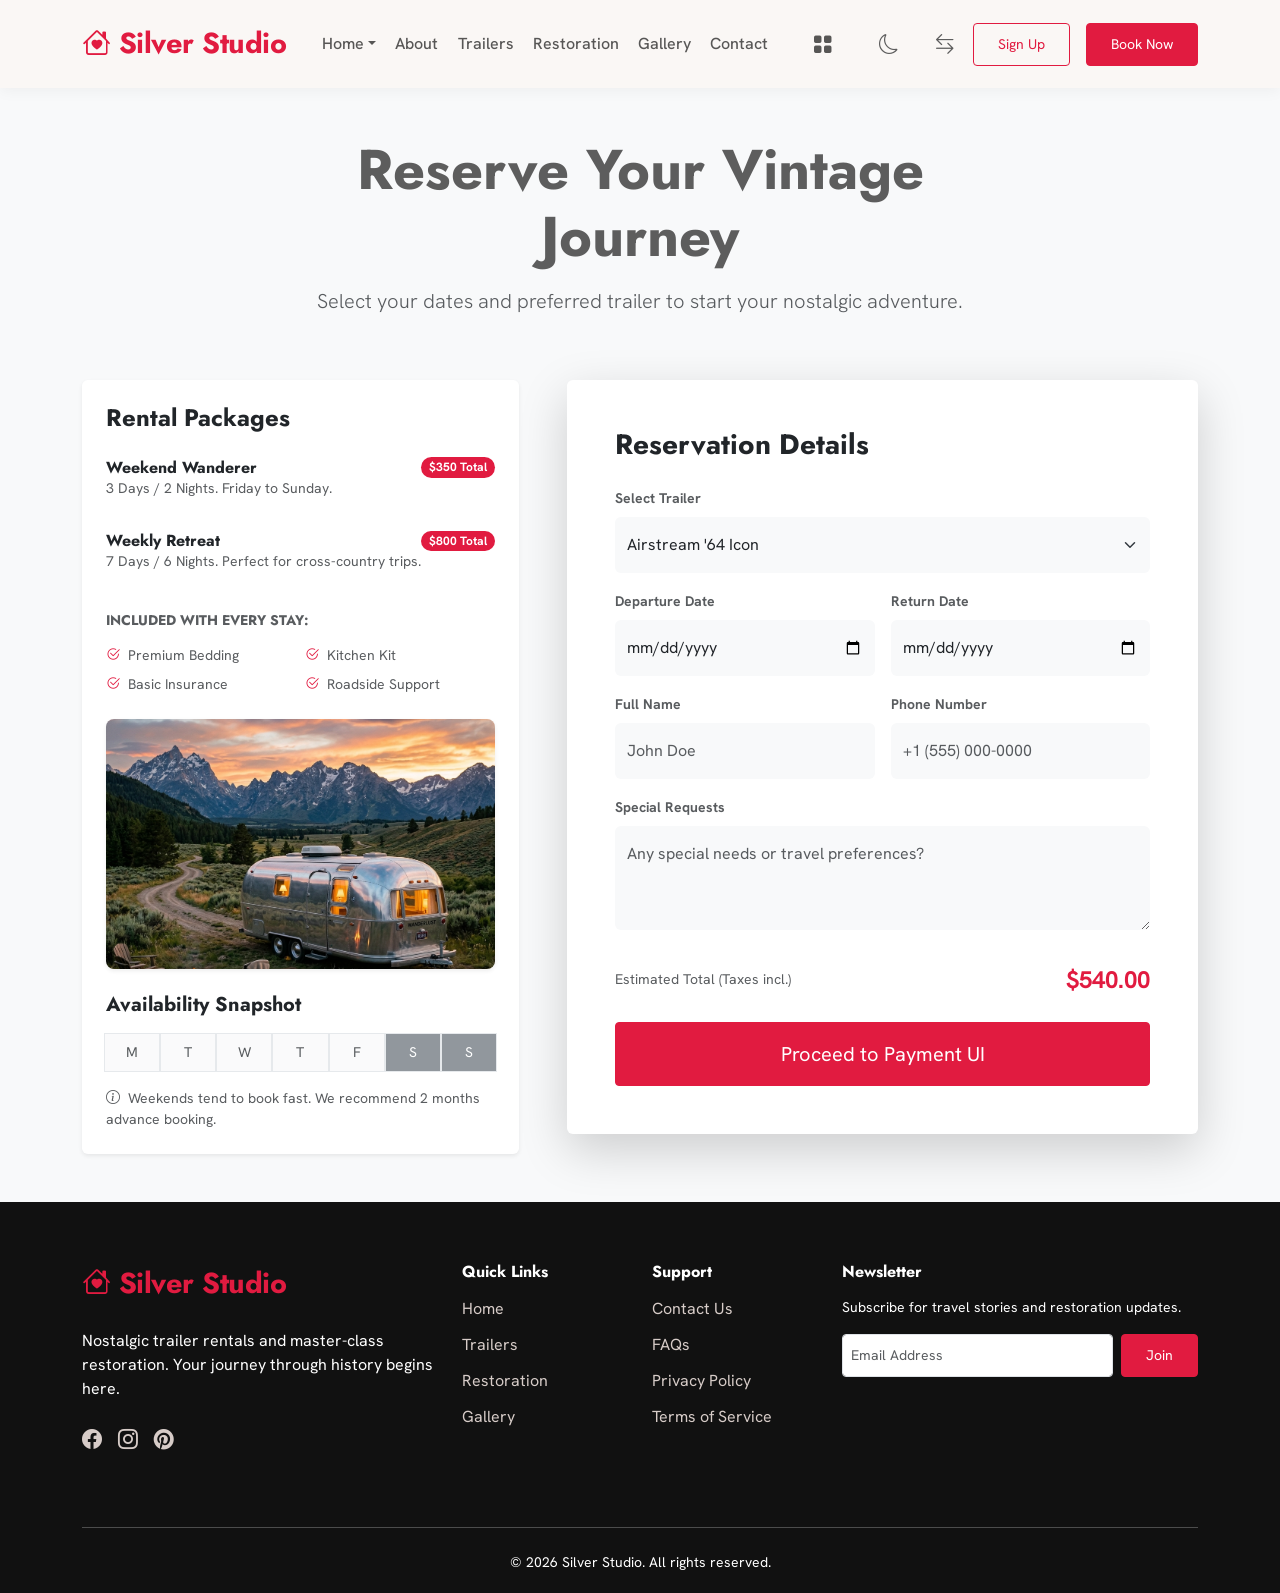
<file: booking.html>
<!DOCTYPE html>
<html lang="en">

<head>
    <meta charset="UTF-8">
    <meta name="viewport" content="width=device-width, initial-scale=1.0">
    <title>Book Your Stay | Silver Studio</title>
    <meta name="description"
        content="Reserve your vintage trailer experience. Choose from our rental packages and check availability.">
    <!-- Google Fonts -->
    <link rel="preconnect" href="https://fonts.googleapis.com">
    <link rel="preconnect" href="https://fonts.gstatic.com" crossorigin>
    <link
        href="https://fonts.googleapis.com/css2?family=Inter:wght@400;500;600&family=Playfair+Display:ital,wght@0,400;0,700;1,400&display=swap"
        rel="stylesheet">
    <!-- Bootstrap CSS -->
    <link href="https://cdn.jsdelivr.net/npm/bootstrap@5.3.0/dist/css/bootstrap.min.css" rel="stylesheet">
    <!-- Bootstrap Icons -->
    <link rel="stylesheet" href="https://cdn.jsdelivr.net/npm/bootstrap-icons@1.11.1/font/bootstrap-icons.css">
    <!-- Custom CSS -->
    <link rel="stylesheet" href="css/styles.css">
    <link rel="icon" type="image/png" href="assets/favicon.png">
    <script>
        (function () {
            const savedTheme = localStorage.getItem('theme');
            if (savedTheme === 'dark') {
                document.documentElement.setAttribute('data-theme', 'dark');
                document.body?.setAttribute('data-theme', 'dark');
            }
        })();
    </script>
</head>

<body>

    <!-- Header & Navigation -->
    <header class="navbar navbar-expand-lg sticky-top">
        <div class="container">
            <a class="navbar-brand playfair logo-text text-primary" href="index.html">
                <i class="bi bi-house-heart me-2"></i>Silver Studio
            </a>

            <button class="navbar-toggler" type="button" data-bs-toggle="collapse" data-bs-target="#navbarNav">
                <span class="navbar-toggler-icon"></span>
            </button>

            <div class="collapse navbar-collapse" id="navbarNav">
                <ul class="navbar-nav ms-auto align-items-center">
                    <!-- Home Navigation -->
                    <li class="nav-item dropdown d-none d-xl-block">
                        <a class="nav-link dropdown-toggle " href="#" id="homeDropdown" role="button"
                            data-bs-toggle="dropdown" aria-expanded="false">Home</a>
                        <ul class="dropdown-menu shadow border-0 mt-2" aria-labelledby="homeDropdown">
                            <li><a class="dropdown-item py-2 " href="index.html">Home 1</a></li>
                            <li><a class="dropdown-item py-2 " href="home-premium.html">Home 2</a></li>
                        </ul>
                    </li>
                    <li class="nav-item d-xl-none">
                        <a class="nav-link " href="index.html">Home 1</a>
                    </li>
                    <li class="nav-item d-xl-none">
                        <a class="nav-link " href="home-premium.html">Home 2</a>
                    </li>
                    <li class="nav-item">
                        <a class="nav-link" href="about.html">About</a>
                    </li>
                    <li class="nav-item">
                        <a class="nav-link" href="trailers.html">Trailers</a>
                    </li>
                    <li class="nav-item">
                        <a class="nav-link" href="restoration.html">Restoration</a>
                    </li>
                    <li class="nav-item">
                        <a class="nav-link" href="gallery.html">Gallery</a>
                    </li>
                    <li class="nav-item">
                        <a class="nav-link" href="contact.html">Contact</a>
                    </li>
                    <!-- Navigation Icons -->
                    <li class="nav-item ms-lg-3 d-flex align-items-center gap-3">
                        <div class="dropdown d-none d-xl-block">
                            <a class="nav-link dropdown-toggle no-caret p-0" href="#" id="dashboardDropdown"
                                role="button" data-bs-toggle="dropdown" aria-expanded="false" title="Portals">
                                <i class="bi bi-grid-fill fs-5"></i>
                            </a>
                            <ul class="dropdown-menu dropdown-menu-end shadow border-0 mt-2"
                                aria-labelledby="dashboardDropdown">
                                <li>
                                    <h6 class="dropdown-header small text-muted text-uppercase tracking-wider">Access
                                        Portals</h6>
                                </li>
                                <li><a class="dropdown-item py-2" href="dashboard.html"><i
                                            class="bi bi-person-badge me-2"></i>Customer Portal</a></li>
                                <li><a class="dropdown-item py-2" href="admin.html"><i
                                            class="bi bi-shield-lock me-2"></i>Admin Console</a></li>
                            </ul>
                        </div>
                        <button id="theme-toggle" class="theme-toggle" title="Toggle Theme">
                            <i class="bi bi-moon"></i>
                        </button>
                        <button id="rtl-toggle" class="rtl-toggle" title="Toggle RTL">
                            <i class="bi bi-arrow-left-right"></i>
                        </button>
                    </li>

                    <!-- Mobile Dashboard Links (Visible only in collapsed menu) -->
                    <li class="nav-item d-xl-none">
                        <a class="nav-link" href="dashboard.html">Customer Portal</a>
                    </li>
                    <li class="nav-item d-xl-none">
                        <a class="nav-link" href="admin.html">Admin Console</a>
                    </li>
                    <li class="nav-item ms-2 d-flex align-items-center gap-3">
                        <a href="signup.html" class="btn btn-outline-primary btn-sm text-nowrap">Sign Up</a>
                        <a href="booking.html" class="btn btn-primary btn-sm text-nowrap">Book Now</a>
                    </li>
                </ul>
            </div>
        </div>
    </header>

    <section class="py-5 bg-light">
        <div class="container">
            <div class="row mb-5 text-center">
                <div class="col-lg-8 mx-auto">
                    <h1 class="playfair display-4 mb-3">Reserve Your Vintage Journey</h1>
                    <p class="lead text-muted">Select your dates and preferred trailer to start your nostalgic
                        adventure.</p>
                </div>
            </div>

            <div class="row g-5">
                <!-- Booking Steps & Calendar -->
                <div class="col-lg-5">
                    <div class="card border-0 shadow-sm p-4 h-100">
                        <h4 class="playfair mb-3">Rental Packages</h4>
                        <div class="list-group list-group-flush mb-3">
                            <div class="list-group-item bg-transparent px-0 border-0 mb-3">
                                <div class="d-flex justify-content-between align-items-center">
                                    <h6 class="mb-0">Weekend Wanderer</h6>
                                    <span class="badge bg-primary rounded-pill">$350 Total</span>
                                </div>
                                <p class="small text-muted mb-0">3 Days / 2 Nights. Friday to Sunday.</p>
                            </div>
                            <div class="list-group-item bg-transparent px-0 border-0 mb-3">
                                <div class="d-flex justify-content-between align-items-center">
                                    <h6 class="mb-0">Weekly Retreat</h6>
                                    <span class="badge bg-primary rounded-pill">$800 Total</span>
                                </div>
                                <p class="small text-muted mb-0">7 Days / 6 Nights. Perfect for cross-country trips.</p>
                            </div>

                        </div>

                        <!-- New Content to fill space -->
                        <div class="mb-4">
                            <h6 class="text-uppercase small fw-bold text-muted tracking-wider mb-3">Included with every
                                stay:</h6>
                            <div class="row g-2">
                                <div class="col-6">
                                    <div class="d-flex align-items-center gap-2 small text-muted">
                                        <i class="bi bi-check2-circle text-primary"></i> Premium Bedding
                                    </div>
                                </div>
                                <div class="col-6">
                                    <div class="d-flex align-items-center gap-2 small text-muted">
                                        <i class="bi bi-check2-circle text-primary"></i> Kitchen Kit
                                    </div>
                                </div>
                                <div class="col-6">
                                    <div class="d-flex align-items-center gap-2 small text-muted">
                                        <i class="bi bi-check2-circle text-primary"></i> Basic Insurance
                                    </div>
                                </div>
                                <div class="col-6">
                                    <div class="d-flex align-items-center gap-2 small text-muted">
                                        <i class="bi bi-check2-circle text-primary"></i> Roadside Support
                                    </div>
                                </div>
                            </div>
                        </div>

                        <!-- Full Width Image (Small Height) -->
                        <div class="mb-4">
                            <img src="assets/package-2.png" alt="Scenic Trailer Exterior"
                                class="img-fluid w-100 rounded-3 shadow-sm" style="height: 250px; object-fit: cover;">
                        </div>

                        <!-- Availability Mockup -->
                        <h5 class="playfair mt-auto mb-3">Availability Snapshot</h5>
                        <div class="row row-cols-7 g-1 text-center small opacity-75">
                            <div class="col border p-2 bg-light">M</div>
                            <div class="col border p-2 bg-light">T</div>
                            <div class="col border p-2 bg-light">W</div>
                            <div class="col border p-2 bg-light">T</div>
                            <div class="col border p-2 bg-light">F</div>
                            <div class="col border p-2 bg-secondary text-white">S</div>
                            <div class="col border p-2 bg-secondary text-white">S</div>
                        </div>
                        <p class="small text-muted mt-3 mb-0"><i class="bi bi-info-circle me-1"></i> Weekends tend to
                            book fast. We recommend 2 months advance booking.</p>
                    </div>
                </div>

                <!-- Booking Form -->
                <div class="col-lg-7">
                    <div class="card border-0 shadow-lg p-4 p-md-5">
                        <h3 class="playfair mb-4">Reservation Details</h3>
                        <form id="bookingForm">
                            <div class="row g-3">
                                <div class="col-md-12">
                                    <label class="form-label small fw-bold text-muted">Select Trailer</label>
                                    <select class="form-select bg-light border-0 py-3">
                                        <option>Airstream '64 Icon</option>
                                        <option>Spartan Manor '52</option>
                                        <option>The Forest Haven</option>
                                        <option>Shasta Airflyte</option>
                                    </select>
                                </div>
                                <div class="col-md-6">
                                    <label class="form-label small fw-bold text-muted">Departure Date</label>
                                    <input type="date" class="form-control bg-light border-0 py-3" required>
                                </div>
                                <div class="col-md-6">
                                    <label class="form-label small fw-bold text-muted">Return Date</label>
                                    <input type="date" class="form-control bg-light border-0 py-3" required>
                                </div>
                                <div class="col-md-6">
                                    <label class="form-label small fw-bold text-muted">Full Name</label>
                                    <input type="text" class="form-control bg-light border-0 py-3"
                                        placeholder="John Doe" required>
                                </div>
                                <div class="col-md-6">
                                    <label class="form-label small fw-bold text-muted">Phone Number</label>
                                    <input type="tel" class="form-control bg-light border-0 py-3"
                                        placeholder="+1 (555) 000-0000" required>
                                </div>
                                <div class="col-md-12 mb-3">
                                    <label class="form-label small fw-bold text-muted">Special Requests</label>
                                    <textarea class="form-control bg-light border-0 py-3" rows="3"
                                        placeholder="Any special needs or travel preferences?"></textarea>
                                </div>
                                <div class="col-md-12">
                                    <div class="d-flex justify-content-between align-items-center mb-4">
                                        <span class="small text-muted">Estimated Total (Taxes incl.)</span>
                                        <span class="fs-4 fw-bold text-primary">$540.00</span>
                                    </div>
                                    <button type="submit" class="btn btn-primary btn-lg w-100 py-3">Proceed to Payment
                                        UI</button>
                                </div>
                            </div>
                        </form>
                    </div>
                </div>
            </div>
        </div>
    </section>

    <!-- Footer -->
    <footer class="footer">
        <div class="container">
            <div class="row">
                <div class="col-lg-4 mb-4">
                    <a href="index.html" class="text-decoration-none">
                        <div class="playfair logo-text mb-4" style="color: var(--primary) !important;"><i
                                class="bi bi-house-heart me-2"></i>Silver Studio</div>
                    </a>
                    <p class="text-accent mb-4">Nostalgic trailer rentals and master-class restoration. Your journey
                        through history begins here.</p>
                    <div class="d-flex gap-3">
                        <a href="#"><i class="bi bi-facebook fs-5"></i></a>
                        <a href="#"><i class="bi bi-instagram fs-5"></i></a>
                        <a href="#"><i class="bi bi-pinterest fs-5"></i></a>
                    </div>
                </div>
                <div class="col-lg-2 col-md-4 mb-4">
                    <h6 class="text-white mb-3">Quick Links</h6>
                    <ul class="list-unstyled">
                        <li><a href="index.html">Home</a></li>
                        <li><a href="trailers.html">Trailers</a></li>
                        <li><a href="restoration.html">Restoration</a></li>
                        <li><a href="gallery.html">Gallery</a></li>
                    </ul>
                </div>
                <div class="col-lg-2 col-md-4 mb-4">
                    <h6 class="text-white mb-3">Support</h6>
                    <ul class="list-unstyled">
                        <li><a href="contact.html">Contact Us</a></li>
                        <li><a href="faq.html">FAQs</a></li>
                        <li><a href="#">Privacy Policy</a></li>
                        <li><a href="#">Terms of Service</a></li>
                    </ul>
                </div>
                <div class="col-lg-4 col-md-4">
                    <h6 class="text-white mb-3">Newsletter</h6>
                    <p class="small text-accent mb-3">Subscribe for travel stories and restoration updates.</p>
                    <form class="d-flex">
                        <input type="email" class="form-control form-control-sm me-2" placeholder="Email Address">
                        <button type="submit" class="btn btn-primary btn-sm">Join</button>
                    </form>
                </div>
            </div>
            <hr class="mt-5 bg-white">
            <div class="text-center small text-accent mt-4">
                &copy; 2026 Silver Studio. All rights reserved.
            </div>
        </div>
        <button id="scrollToTop" class="btn btn-primary rounded-circle position-fixed shadow-lg"
            style="bottom: 30px; right: 30px; display: none; z-index: 1050; width: 45px; height: 45px; align-items: center; justify-content: center; border:none; outline:none;"
            onclick="window.scrollTo({top: 0, behavior: 'smooth'});">
            <i class="bi bi-arrow-up"></i>
        </button>
    </footer>

    <script src="https://cdn.jsdelivr.net/npm/bootstrap@5.3.0/dist/js/bootstrap.bundle.min.js"></script>
    <!-- Custom JS -->
    <script src="js/main.js"></script>
</body>

</html>
</file>
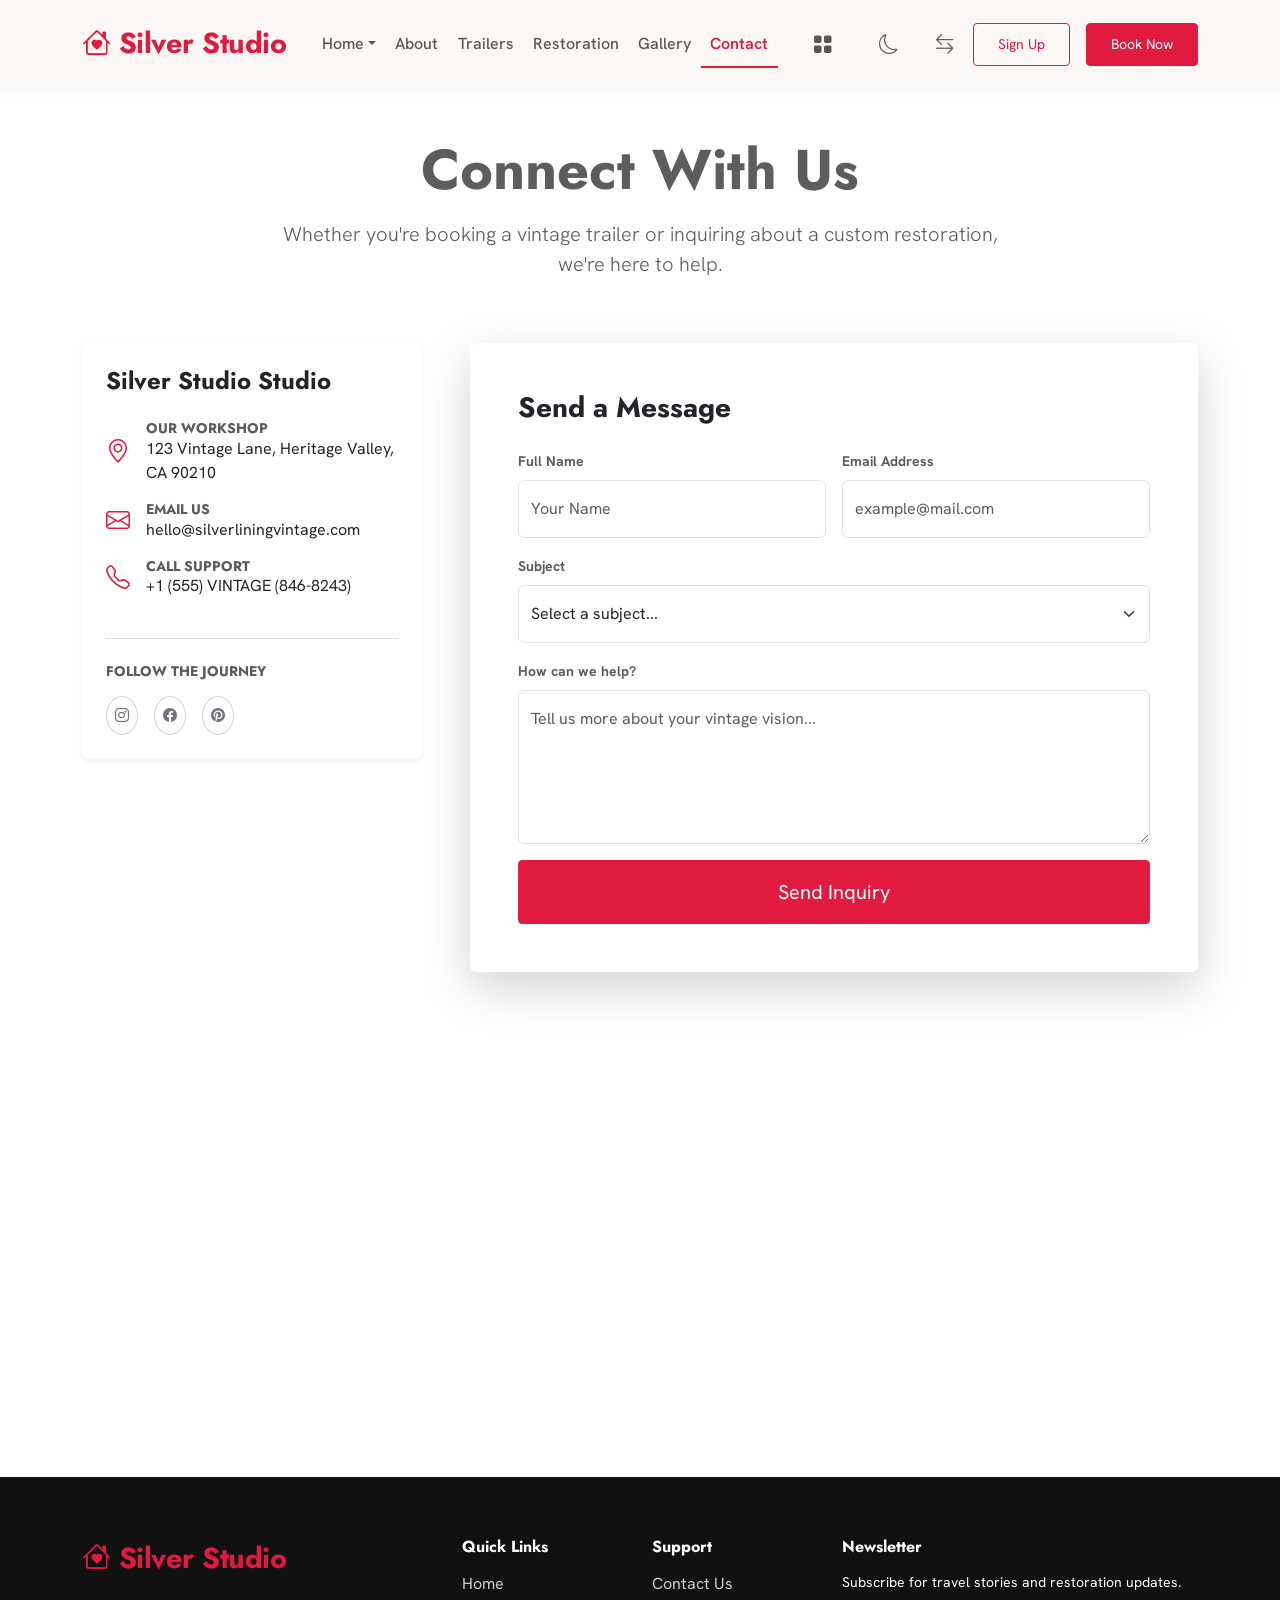
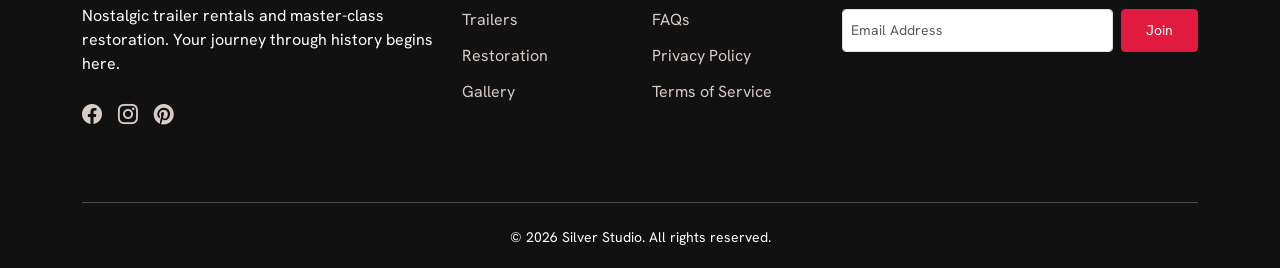
<file: contact.html>
<!DOCTYPE html>
<html lang="en">

<head>
    <meta charset="UTF-8">
    <meta name="viewport" content="width=device-width, initial-scale=1.0">
    <title>Contact Us | Silver Studio</title>
    <meta name="description"
        content="Connect with Silver Studio for trailer rentals, restoration quotes, and general inquiries.">
    <!-- Google Fonts -->
    <link rel="preconnect" href="https://fonts.googleapis.com">
    <link rel="preconnect" href="https://fonts.gstatic.com" crossorigin>
    <link
        href="https://fonts.googleapis.com/css2?family=Inter:wght@400;500;600&family=Playfair+Display:ital,wght@0,400;0,700;1,400&display=swap"
        rel="stylesheet">
    <!-- Bootstrap CSS -->
    <link href="https://cdn.jsdelivr.net/npm/bootstrap@5.3.0/dist/css/bootstrap.min.css" rel="stylesheet">
    <!-- Bootstrap Icons -->
    <link rel="stylesheet" href="https://cdn.jsdelivr.net/npm/bootstrap-icons@1.11.1/font/bootstrap-icons.css">
    <!-- Custom CSS -->
    <link rel="stylesheet" href="css/styles.css">
    <link rel="icon" type="image/png" href="assets/favicon.png">
    <script>
        (function () {
            const savedTheme = localStorage.getItem('theme');
            if (savedTheme === 'dark') {
                document.documentElement.setAttribute('data-theme', 'dark');
                document.body?.setAttribute('data-theme', 'dark');
            }
        })();
    </script>
</head>

<body>

    <!-- Header & Navigation -->
    <header class="navbar navbar-expand-lg sticky-top">
        <div class="container">
            <a class="navbar-brand playfair logo-text text-primary" href="index.html">
                <i class="bi bi-house-heart me-2"></i>Silver Studio
            </a>

            <button class="navbar-toggler" type="button" data-bs-toggle="collapse" data-bs-target="#navbarNav">
                <span class="navbar-toggler-icon"></span>
            </button>

            <div class="collapse navbar-collapse" id="navbarNav">
                <ul class="navbar-nav ms-auto align-items-center">
                                        <!-- Home Navigation -->
                    <li class="nav-item dropdown d-none d-xl-block">
                        <a class="nav-link dropdown-toggle " href="#" id="homeDropdown" role="button"
                            data-bs-toggle="dropdown" aria-expanded="false">Home</a>
                        <ul class="dropdown-menu shadow border-0 mt-2" aria-labelledby="homeDropdown">
                            <li><a class="dropdown-item py-2 " href="index.html">Home 1</a></li>
                            <li><a class="dropdown-item py-2 " href="home-premium.html">Home 2</a></li>
                        </ul>
                    </li>
                    <li class="nav-item d-xl-none">
                        <a class="nav-link " href="index.html">Home 1</a>
                    </li>
                    <li class="nav-item d-xl-none">
                        <a class="nav-link " href="home-premium.html">Home 2</a>
                    </li>
                    <li class="nav-item">
                        <a class="nav-link" href="about.html">About</a>
                    </li>
                    <li class="nav-item">
                        <a class="nav-link" href="trailers.html">Trailers</a>
                    </li>
                    <li class="nav-item">
                        <a class="nav-link" href="restoration.html">Restoration</a>
                    </li>
                    <li class="nav-item">
                        <a class="nav-link" href="gallery.html">Gallery</a>
                    </li>
                    <li class="nav-item">
                        <a class="nav-link active" href="contact.html">Contact</a>
                    </li>
                    <!-- Navigation Icons -->
                    <li class="nav-item ms-lg-3 d-flex align-items-center gap-3">
                        <div class="dropdown d-none d-xl-block">
                            <a class="nav-link dropdown-toggle no-caret p-0" href="#" id="dashboardDropdown" role="button"
                                data-bs-toggle="dropdown" aria-expanded="false" title="Portals">
                                <i class="bi bi-grid-fill fs-5"></i>
                            </a>
                            <ul class="dropdown-menu dropdown-menu-end shadow border-0 mt-2"
                                aria-labelledby="dashboardDropdown">
                                <li>
                                    <h6 class="dropdown-header small text-muted text-uppercase tracking-wider">Access Portals</h6>
                                </li>
                                <li><a class="dropdown-item py-2" href="dashboard.html"><i class="bi bi-person-badge me-2"></i>Customer Portal</a></li>
                                <li><a class="dropdown-item py-2" href="admin.html"><i class="bi bi-shield-lock me-2"></i>Admin Console</a></li>
                            </ul>
                        </div>
                        <button id="theme-toggle" class="theme-toggle" title="Toggle Theme">
                            <i class="bi bi-moon"></i>
                        </button>
                        <button id="rtl-toggle" class="rtl-toggle" title="Toggle RTL">
                            <i class="bi bi-arrow-left-right"></i>
                        </button>
                    </li>

                    <!-- Mobile Dashboard Links (Visible only in collapsed menu) -->
                    <li class="nav-item d-xl-none">
                        <a class="nav-link" href="dashboard.html">Customer Portal</a>
                    </li>
                    <li class="nav-item d-xl-none">
                        <a class="nav-link" href="admin.html">Admin Console</a>
                    </li>
                    <li class="nav-item ms-2 d-flex align-items-center gap-3">
                        <a href="signup.html" class="btn btn-outline-primary btn-sm text-nowrap">Sign Up</a>
                        <a href="booking.html" class="btn btn-primary btn-sm text-nowrap">Book Now</a>
                    </li>
                </ul>
            </div>
        </div>
    </header>

    <!-- Contact Hero -->
    <section class="bg-light-custom py-5">
        <div class="container">
            <div class="row mb-5">
                <div class="col-lg-8 mx-auto text-center">
                    <h1 class="playfair display-4 mb-3">Connect With Us</h1>
                    <p class="lead text-muted">Whether you're booking a vintage trailer or inquiring about a custom
                        restoration, we're here to help.</p>
                </div>
            </div>

            <div class="row g-5">
                <!-- Contact Info -->
                <div class="col-lg-4">
                    <div class="card bg-light-custom border-0 shadow-sm p-4 mb-4">
                        <h4 class="playfair mb-4">Silver Studio Studio</h4>
                        <div class="mb-3 d-flex align-items-center">
                            <i class="bi bi-geo-alt fs-4 text-primary me-3"></i>
                            <div>
                                <h6 class="mb-0 small text-uppercase fw-bold text-muted">Our Workshop</h6>
                                <p class="mb-0">123 Vintage Lane, Heritage Valley, CA 90210</p>
                            </div>
                        </div>
                        <div class="mb-3 d-flex align-items-center">
                            <i class="bi bi-envelope fs-4 text-primary me-3"></i>
                            <div>
                                <h6 class="mb-0 small text-uppercase fw-bold text-muted">Email Us</h6>
                                <p class="mb-0">hello@silverliningvintage.com</p>
                            </div>
                        </div>
                        <div class="mb-3 d-flex align-items-center">
                            <i class="bi bi-telephone fs-4 text-primary me-3"></i>
                            <div>
                                <h6 class="mb-0 small text-uppercase fw-bold text-muted">Call Support</h6>
                                <p class="mb-0">+1 (555) VINTAGE (846-8243)</p>
                            </div>
                        </div>
                        <div class="mt-4 border-top pt-4">
                            <h6 class="small text-uppercase fw-bold text-muted mb-3">Follow the Journey</h6>
                            <div class="d-flex gap-3">
                                <a href="#" class="btn btn-sm rounded-circle p-2 social-circle-btn"><i
                                        class="bi bi-instagram"></i></a>
                                <a href="#" class="btn btn-sm rounded-circle p-2 social-circle-btn"><i
                                        class="bi bi-facebook"></i></a>
                                <a href="#" class="btn btn-sm rounded-circle p-2 social-circle-btn"><i
                                        class="bi bi-pinterest"></i></a>
                            </div>
                        </div>
                    </div>
                </div>

                <!-- Contact Form -->
                <div class="col-lg-8">
                    <div class="card bg-light-custom border-0 shadow-lg p-4 p-md-5">
                        <h3 class="playfair mb-4">Send a Message</h3>
                        <form id="contactForm" class="needs-validation" novalidate>
                            <div class="row g-3">
                                <div class="col-md-6">
                                    <label class="form-label small fw-bold text-muted">Full Name</label>
                                    <input type="text" class="form-control bg-light-custom py-3" placeholder="Your Name"
                                        required>
                                    <div class="invalid-feedback">Please enter your full name.</div>
                                </div>
                                <div class="col-md-6">
                                    <label class="form-label small fw-bold text-muted">Email Address</label>
                                    <input type="email" class="form-control bg-light-custom py-3"
                                        placeholder="example@mail.com" required>
                                    <div class="invalid-feedback">Please enter a valid email address.</div>
                                </div>
                                <div class="col-md-12">
                                    <label class="form-label small fw-bold text-muted">Subject</label>
                                    <select class="form-select bg-light-custom py-3" required>
                                        <option value="">Select a subject...</option>
                                        <option value="rental">Trailer Rental Inquiry</option>
                                        <option value="restoration">Custom Restoration Quote</option>
                                        <option value="press">Press & Partnerships</option>
                                        <option value="support">General Support</option>
                                    </select>
                                    <div class="invalid-feedback">Please select a subject.</div>
                                </div>
                                <div class="col-md-12">
                                    <label class="form-label small fw-bold text-muted">How can we help?</label>
                                    <textarea class="form-control bg-light-custom py-3" rows="5"
                                        placeholder="Tell us more about your vintage vision..." required></textarea>
                                    <div class="invalid-feedback">Please provide specific details in your message.</div>
                                </div>
                                <div class="col-md-12">
                                    <button type="submit" class="btn btn-primary btn-lg w-100 py-3">Send
                                        Inquiry</button>
                                </div>
                            </div>
                        </form>
                    </div>
                </div>
            </div>
        </div>
    </section>

    <!-- Interactive Map -->
    <section class="py-0">
        <div class="container-fluid p-0">
            <iframe
                src="https://www.google.com/maps/embed?pb=!1m18!1m12!1m3!1d3305.733248043701!2d-118.24532!3d34.05223!2m3!1f0!2f0!3f0!3m2!1i1024!2i768!4f13.1!3m3!1m2!1s0x80c2c648fa1d4803%3A0xdec27bf11f9fd336!2sLos%20Angeles%2C%20CA!5e0!3m2!1sen!2sus!4v1700000000000!5m2!1sen!2sus"
                width="100%" height="450" style="border:0;" allowfullscreen="" loading="lazy"
                referrerpolicy="no-referrer-when-downgrade">
            </iframe>
        </div>
    </section>

    <!-- Footer -->
    <footer class="footer">
        <div class="container">
            <div class="row">
                <div class="col-lg-4 mb-4">
                    <a href="index.html" class="text-decoration-none">
                        <div class="playfair logo-text mb-4" style="color: var(--primary) !important;"><i
                                class="bi bi-house-heart me-2"></i>Silver Studio</div>
                    </a>
                    <p class="text-accent mb-4">Nostalgic trailer rentals and master-class restoration. Your journey
                        through history begins here.</p>
                    <div class="d-flex gap-3">
                        <a href="#"><i class="bi bi-facebook fs-5"></i></a>
                        <a href="#"><i class="bi bi-instagram fs-5"></i></a>
                        <a href="#"><i class="bi bi-pinterest fs-5"></i></a>
                    </div>
                </div>
                <div class="col-lg-2 col-md-4 mb-4">
                    <h6 class="text-white mb-3">Quick Links</h6>
                    <ul class="list-unstyled">
                        <li><a href="index.html">Home</a></li>
                        <li><a href="trailers.html">Trailers</a></li>
                        <li><a href="restoration.html">Restoration</a></li>
                        <li><a href="gallery.html">Gallery</a></li>
                    </ul>
                </div>
                <div class="col-lg-2 col-md-4 mb-4">
                    <h6 class="text-white mb-3">Support</h6>
                    <ul class="list-unstyled">
                        <li><a href="contact.html">Contact Us</a></li>
                        <li><a href="faq.html">FAQs</a></li>
                        <li><a href="#">Privacy Policy</a></li>
                        <li><a href="#">Terms of Service</a></li>
                    </ul>
                </div>
                <div class="col-lg-4 col-md-4">
                    <h6 class="text-white mb-3">Newsletter</h6>
                    <p class="small text-accent mb-3">Subscribe for travel stories and restoration updates.</p>
                    <form class="d-flex">
                        <input type="email" class="form-control form-control-sm me-2" placeholder="Email Address">
                        <button type="submit" class="btn btn-primary btn-sm">Join</button>
                    </form>
                </div>
            </div>
            <hr class="mt-5 bg-white">
            <div class="text-center small text-accent mt-4">
                &copy; 2026 Silver Studio. All rights reserved.
            </div>
        </div>
        <button id="scrollToTop" class="btn btn-primary rounded-circle position-fixed shadow-lg"
            style="bottom: 30px; right: 30px; display: none; z-index: 1050; width: 45px; height: 45px; align-items: center; justify-content: center; border:none; outline:none;"
            onclick="window.scrollTo({top: 0, behavior: 'smooth'});">
            <i class="bi bi-arrow-up"></i>
        </button>
    </footer>

    <script src="https://cdn.jsdelivr.net/npm/bootstrap@5.3.0/dist/js/bootstrap.bundle.min.js"></script>
    <!-- Custom JS -->
    <script src="js/main.js"></script>
    <!-- Form Validation Script -->
    <script>
        (function () {
            'use strict'
            var form = document.getElementById('contactForm')
            if (form) {
                form.addEventListener('submit', function (event) {
                    if (!form.checkValidity()) {
                        event.preventDefault()
                        event.stopPropagation()
                    }
                    form.classList.add('was-validated')
                }, false)
            }
        })()
    </script>
</body>

</html>
</file>
<file: css/styles.css>
/*
  Design Tokens (Rentor Inspired):
  - Primary: #E11B40 (Vivid Red)
  - Secondary: #111111 (Dark)
  - Accent: #F9F9F9 (Light Grey)
  - Typography: Jost (headings), Hanken Grotesk (body)
  - Light Mode BG: #FFFFFF
  - Dark Mode BG: #121212
*/

@import url('https://fonts.googleapis.com/css2?family=Hanken+Grotesk:wght@400;500;600&family=Jost:wght@400;500;600;700&display=swap');

:root {
  --primary: #E11B40;
  --primary-rgb: 225, 27, 64;
  --secondary: #111111;
  --accent: #F9F9F9;
  --bg-light: #FFFFFF;
  --bg-dark: #121212;
  --card-dark: #1E1E1E;
  --text-primary: #5D5D5D;
  --text-secondary: #111111;
  --transition: all 0.3s ease;

  --bs-primary: var(--primary);
  --bs-primary-rgb: var(--primary-rgb);
  --bs-secondary: var(--secondary);
}

/* Ensure text-primary works seamlessly (fixing logo color) */
.text-primary {
  color: var(--primary) !important;
}

[data-theme="dark"] {
  --bg-light: #121212;
  --text-primary: #FFFFFF;
  --text-secondary: #CCCCCC;
  --card-bg: #1E1E1E;
  --bs-border-color: #333;
  --bg-theme-dark: #1E1E1E;
  --bg-theme-secondary: #111111;
  --text-theme-white: #FFFFFF;
}

:root {
  --bg-theme-dark: #FFFFFF;
  --bg-theme-secondary: #F9F9F9;
  --text-theme-white: var(--text-secondary);
}

.bg-theme-dark {
  background-color: var(--bg-theme-dark) !important;
  transition: var(--transition);
}

.bg-theme-secondary {
  background-color: var(--bg-theme-secondary) !important;
  transition: var(--transition);
}

.text-theme-white {
  color: var(--text-theme-white) !important;
}

/* Custom 1024px Navbar Breakpoint Overlay */
@media (max-width: 1024px) {
  .navbar {
    position: relative !important;
  }

  .navbar-expand-lg .navbar-toggler {
    display: block !important;
  }

  .navbar-expand-lg .navbar-collapse {
    display: none !important;
    position: absolute !important;
    top: 100%;
    left: 0;
    width: 100%;
    z-index: 1050;
    flex-basis: 100% !important;
    flex-grow: 1 !important;
    align-items: center !important;
    text-align: center !important;
    box-shadow: 0 15px 30px rgba(0, 0, 0, 0.15);
    background-color: #ffffff !important;
    border-bottom: 1px solid rgba(0, 0, 0, 0.05);
  }

  [data-theme="dark"] .navbar-expand-lg .navbar-collapse {
    background-color: #1a1a1a !important;
    box-shadow: 0 15px 40px rgba(0, 0, 0, 0.6);
    border-bottom: 1px solid rgba(255, 255, 255, 0.05);
  }

  .navbar-expand-lg .navbar-collapse.show {
    padding-bottom: 2rem;
    display: block !important;
  }

  .navbar-expand-lg .navbar-nav {
    flex-direction: column !important;
    align-items: center !important;
    padding-top: 1.5rem;
    padding-bottom: 1.5rem;
    width: 100%;
  }

  .navbar-expand-lg .navbar-nav .nav-item {
    width: 100%;
    margin-left: 0 !important;
    margin-right: 0 !important;
    margin-bottom: 1rem;
  }

  .navbar-expand-lg .navbar-nav .nav-link {
    padding-left: 0 !important;
    padding-right: 0 !important;
    display: flex;
    justify-content: center;
    width: 100%;
    font-size: 1.1rem;
    font-weight: 500;
  }
}

/* Force dark mode text colors to be visible on dark backgrounds */
body[data-theme="dark"],
[data-theme="dark"] h1,
[data-theme="dark"] h2,
[data-theme="dark"] h3,
[data-theme="dark"] h4,
[data-theme="dark"] h5,
[data-theme="dark"] h6,
[data-theme="dark"] p,
[data-theme="dark"] .text-muted,
[data-theme="dark"] .nav-link:not(.active) {
  color: var(--text-primary) !important;
}

[data-theme="dark"] .navbar {
  background-color: var(--bg-light) !important;
}

[data-theme="dark"] .bg-white,
[data-theme="dark"] .bg-light {
  background-color: var(--bg-light) !important;
}

[data-theme="dark"] .text-secondary {
  color: var(--text-secondary) !important;
}

[data-theme="dark"] .card {
  background-color: var(--card-bg);
  color: var(--text-primary);
}

[data-theme="dark"] .text-dark {
  color: var(--text-primary) !important;
}

[data-theme="dark"] .table {
  --bs-table-color: var(--text-primary);
  --bs-table-bg: transparent;
  --bs-table-hover-color: var(--text-primary);
  color: var(--text-primary);
}

[data-theme="dark"] .dropdown-menu {
  background-color: var(--card-bg);
  border: 1px solid #333;
}

[data-theme="dark"] .dropdown-item {
  color: var(--text-primary);
}

[data-theme="dark"] .dropdown-item:hover,
[data-theme="dark"] .dropdown-item:focus {
  background-color: #333;
  color: var(--primary);
}

[dir="rtl"] {
  text-align: right;
}

body {
  font-family: 'Hanken Grotesk', sans-serif;
  background-color: var(--bg-light);
  color: var(--text-primary);
  transition: var(--transition);
  overflow-x: hidden;
}

.bg-light-custom {
  background-color: var(--bg-light);
  transition: var(--transition);
}

h1,
h2,
h3,
h4,
h5,
h6,
.playfair {
  font-family: 'Jost', sans-serif;
  font-weight: 700;
}

/* Vintage Grain Texture Overlay */
body::before {
  content: "";
  position: fixed;
  top: 0;
  left: 0;
  width: 100%;
  height: 100%;
  background: url('https://www.transparenttextures.com/patterns/pinstriped-suit.png');
  /* Subtle grain */
  opacity: 0.03;
  pointer-events: none;
  z-index: 9999;
}

/* Buttons */
.btn-primary {
  background-color: var(--primary);
  border-color: var(--primary);
  color: #fff;
  padding: 10px 24px;
  border-radius: 4px;
  transition: var(--transition);
}

.btn-primary:hover {
  background-color: #C01433;
  border-color: #C01433;
  transform: translateY(-2px);
}

.btn-outline-primary {
  color: var(--primary);
  border-color: var(--primary);
  padding: 10px 24px;
  border-radius: 4px;
}

.btn-outline-primary:hover {
  background-color: var(--primary);
  border-color: var(--primary) !important;
  color: #fff;
}

.hero-btn {
  min-width: 200px;
  height: 54px;
  display: inline-flex;
  align-items: center;
  justify-content: center;
}

/* Header & Navbar */
.logo-text {
  font-size: 1.8rem !important;
  font-weight: 700;
  letter-spacing: -0.5px;
}

.navbar {
  background-color: rgba(250, 247, 245, 0.95);
  backdrop-filter: blur(10px);
  padding: 1rem 0;
  box-shadow: 0 2px 15px rgba(0, 0, 0, 0.05);
  transition: var(--transition);
}

.nav-link {
  position: relative;
  font-weight: 500;
  padding: 0.5rem 0.6rem !important;
  /* Compact spacing for multi-item navbar */
}

.nav-link.active {
  color: var(--primary) !important;
  font-weight: 600;
}

.nav-link:hover {
  color: var(--primary) !important;
}

.nav-link:not(.dropdown-toggle)::after {
  content: '';
  position: absolute;
  bottom: -4px;
  left: 0;
  width: 0;
  height: 2px;
  background-color: var(--primary);
  transition: var(--transition);
}

.nav-link:not(.dropdown-toggle):hover::after,
.nav-link:not(.dropdown-toggle).active::after {
  width: 100%;
}

/* Active underline for Home dropdown toggle */
.home-dropdown>.nav-link.active::before {
  content: '';
  position: absolute;
  bottom: -4px;
  left: 0;
  width: 100%;
  height: 2px;
  background-color: var(--primary);
}

.no-caret::after {
  display: none !important;
}

/* ── Home Dropdown ───────────────────────────────────────────── */
/* Parent toggle inherits active nav-link styling */
.home-dropdown>.nav-link.active {
  color: var(--primary) !important;
  font-weight: 600;
}

/* Dropdown menu panel */
.home-dropdown .dropdown-menu {
  min-width: 200px;
  border-radius: 8px;
  padding: 0.5rem 0;
  overflow: hidden;
}

[data-theme="dark"] .home-dropdown .dropdown-menu {
  background-color: var(--card-bg);
  border: 1px solid #333;
}

/* Dropdown items */
.home-dropdown .dropdown-item {
  font-weight: 500;
  font-size: 0.95rem;
  color: var(--text-secondary);
  transition: var(--transition);
  padding-left: 1.25rem;
  padding-right: 1.25rem;
}

[data-theme="dark"] .home-dropdown .dropdown-item {
  color: var(--text-primary);
}

.home-dropdown .dropdown-item:hover,
.home-dropdown .dropdown-item:focus {
  background-color: rgba(225, 27, 64, 0.08);
  color: var(--primary);
}

.home-dropdown .dropdown-item.active {
  background-color: transparent !important;
  color: var(--primary) !important;
  font-weight: 600;
}

/* Forcefully remove any background (especially blue) from active items in the navbar */
.navbar-nav .active,
.navbar-nav .nav-link.active,
.navbar-nav .dropdown-item.active {
  background-color: transparent !important;
  color: var(--primary) !important;
  font-weight: 600 !important;
}

/* ── Mobile / Hamburger: Home dropdown inside collapsed nav ──── */
@media (max-width: 1024px) {

  /* The dropdown itself becomes block-level inside the hamburger pane */
  .home-dropdown {
    width: 100%;
    position: relative;
  }

  .home-dropdown>.nav-link {
    justify-content: center;
    width: 100%;
  }

  /* Override Bootstrap's position:absolute on the dropdown menu inside the
     collapsed hamburger so it flows naturally without clipping */
  .home-dropdown .dropdown-menu {
    position: static !important;
    float: none;
    width: 100%;
    box-shadow: none !important;
    border: 1px solid rgba(0, 0, 0, 0.08);
    margin-top: 0.25rem !important;
    background-color: transparent !important;
  }

  [data-theme="dark"] .home-dropdown .dropdown-menu {
    background-color: transparent !important;
    border-color: rgba(255, 255, 255, 0.08);
  }

  .home-dropdown .dropdown-item {
    text-align: center;
    padding-left: 1rem;
    padding-right: 1rem;
  }
}

[data-theme="dark"] .form-control,
[data-theme="dark"] .form-select {
  background-color: rgba(255, 255, 255, 0.05) !important;
  border: 1px solid rgba(255, 255, 255, 0.2) !important;
  color: var(--text-primary) !important;
}

[data-theme="dark"] .form-control::placeholder {
  color: rgba(255, 255, 255, 0.5) !important;
}

[data-theme="dark"] .form-control:focus,
[data-theme="dark"] .form-select:focus {
  background-color: rgba(255, 255, 255, 0.1) !important;
  color: #fff !important;
  border-color: var(--primary) !important;
}

[data-theme="dark"] input[type="date"]::-webkit-calendar-picker-indicator {
  filter: invert(1);
}

[data-theme="dark"] .navbar-toggler-icon {
  filter: invert(1) brightness(2);
}

[data-theme="dark"] .navbar {
  background-color: rgba(18, 18, 18, 0.95);
}

.navbar.sticky-top {
  z-index: 1030;
}

.mega-menu {
  position: static !important;
}

.mega-menu-content {
  width: 100%;
  left: 0;
  right: 0;
  top: 100%;
  background: var(--bg-light);
  border: none;
  box-shadow: 0 10px 30px rgba(0, 0, 0, 0.1);
  padding: 2rem;
  display: none;
  opacity: 0;
  transform: translateY(10px);
  transition: var(--transition);
}

.nav-item:hover .mega-menu-content {
  display: block;
  opacity: 1;
  transform: translateY(0);
}

/* Cards */
.trailer-card {
  background: #fff;
  border: none;
  border-radius: 8px;
  overflow: hidden;
  transition: var(--transition);
  box-shadow: 0 4px 15px rgba(0, 0, 0, 0.05);
}

.trailer-card img {
  width: 100%;
  height: 250px;
  object-fit: cover;
}

[data-theme="dark"] .trailer-card {
  background: var(--card-dark);
}

.trailer-card:hover {
  transform: translateY(-10px);
  box-shadow: 0 10px 30px rgba(0, 0, 0, 0.1);
}

/* Animatioons */
.fade-in {
  opacity: 0;
  animation: fadeIn 1s forwards;
}

@keyframes fadeIn {
  from {
    opacity: 0;
    transform: translateY(20px);
  }

  to {
    opacity: 1;
    transform: translateY(0);
  }
}

.transition-hover {
  transition: var(--transition);
}

.transition-hover:hover {
  transform: translateY(-5px);
  box-shadow: 0 15px 30px rgba(0, 0, 0, 0.12) !important;
}

/* Sections */
section {
  padding: 80px 0;
}

.section-title {
  position: relative;
  display: inline-block;
  margin-bottom: 3rem;
}

.section-title::after {
  content: "";
  position: absolute;
  bottom: -10px;
  left: 50%;
  transform: translateX(-50%);
  width: 50%;
  height: 2px;
  background-color: var(--primary);
}

[dir="rtl"] .section-title::after {
  left: auto;
  right: 0;
}

/* Custom Footer */
footer {
  background-color: var(--secondary);
  color: #fff;
  padding: 60px 0 20px;
}

footer a {
  color: #D7CCC8;
  text-decoration: none;
  transition: var(--transition);
}

footer ul.list-unstyled li {
  margin-bottom: 12px;
}

footer a:hover {
  color: var(--primary);
}

/* Custom Social Outline Hover */
.social-circle-btn {
  border: 1px solid #ced4da;
  background-color: transparent;
  color: #6c757d;
  transition: var(--transition);
}

.social-circle-btn:hover {
  background-color: var(--primary);
  border-color: var(--primary);
  color: #fff;
}

/* Dark Mode Toggle & Navbar Icons */
.theme-toggle,
.rtl-toggle {
  cursor: pointer;
  background: none;
  border: none;
  font-size: 1.25rem;
  color: var(--text-primary);
  padding: 0;
  transition: var(--transition);
  display: inline-flex;
  align-items: center;
  justify-content: center;
  width: 40px;
  height: 40px;
  border-radius: 50%;
}

.theme-toggle:hover,
.rtl-toggle:hover {
  color: var(--primary);
  background-color: rgba(225, 27, 64, 0.1);
}

.navbar .nav-item .nav-link i {
  display: inline-flex;
  align-items: center;
  justify-content: center;
  width: 40px;
  height: 40px;
  border-radius: 50%;
  transition: var(--transition);
}

.navbar .nav-item .nav-link:hover i {
  background-color: rgba(225, 27, 64, 0.1);
  color: var(--primary);
}

[data-theme="dark"] .theme-toggle i::before {
  content: "\F5A1";
  /* bi-sun */
}

/* Before/After Slider */
.ba-slider {
  position: relative;
  width: 100%;
  height: 400px;
  overflow: hidden;
  border-radius: 8px;
}

.ba-image {
  position: absolute;
  top: 0;
  left: 0;
  width: 100%;
  height: 100%;
  background-size: cover;
  background-position: center;
}

.ba-after {
  width: 50%;
  border-right: 2px solid #fff;
}

.ba-handle {
  position: absolute;
  top: 0;
  left: 50%;
  width: 40px;
  height: 40px;
  background: var(--primary);
  color: #fff;
  border-radius: 50%;
  transform: translate(-50%, -50%);
  display: flex;
  align-items: center;
  justify-content: center;
  cursor: ew-resize;
  top: 50%;
  box-shadow: 0 0 15px rgba(0, 0, 0, 0.3);
}

/* Global Mobile/Tablet Centering & Stacking */
@media (max-width: 1024px) {

  section,
  .footer,
  .footer .container,
  .footer .row {
    text-align: center !important;
  }

  .footer .col-lg-4,
  .footer .col-lg-2,
  .footer .col-md-4 {
    width: 100% !important;
    margin-bottom: 2rem;
  }

  .section-title::after {
    left: 50% !important;
    transform: translateX(-50%) !important;
  }

  .row {
    justify-content: center !important;
  }

  .d-flex:not(.navbar):not(.navbar-nav):not(.navbar-brand):not(.container):not(.navbar-collapse) {
    justify-content: center !important;
    text-align: center !important;
  }

  .list-unstyled li {
    justify-content: center !important;
    text-align: center !important;
  }

  .btn:not(.navbar .btn) {
    margin-left: auto !important;
    margin-right: auto !important;
  }

  /* Specific override for trailer cards to maintain parallel layout */
  .trailer-card .d-flex.justify-content-between {
    justify-content: space-between !important;
    text-align: inherit !important;
  }

  .trailer-card .btn {
    margin-left: 0 !important;
    margin-right: 0 !important;
  }

  /* Specific override for premium spotlight on home-premium.html */
  .premium-spotlight .d-flex.justify-content-between {
    justify-content: space-between !important;
    text-align: inherit !important;
  }

  .premium-spotlight .btn {
    margin-left: 0 !important;
    margin-right: 0 !important;
  }

  /* Reset for specific lists that should remain left-aligned but centered as a block */
  .list-unstyled {
    display: inline-block;
    text-align: left;
  }

  .auth-section .form-label,
  .auth-section .form-check,
  .auth-section .form-check-label,
  .auth-section .invalid-feedback,
  .auth-section .input-group,
  .auth-section .form-control {
    text-align: left !important;
    justify-content: flex-start !important;
    align-items: flex-start !important;
  }

  .auth-section .auth-card {
    text-align: left !important;
  }

  .auth-section .form-label {
    display: block !important;
    width: 100% !important;
    margin-left: 0 !important;
    margin-right: auto !important;
  }

  .auth-section .input-group-text {
    justify-content: center !important;
    /* Keep icons centered in their boxes */
  }
}

/* Force validation visibility and styles */
.was-validated .form-control:invalid,
.was-validated .form-select:invalid {
  border-color: #dc3545 !important;
  padding-inline-end: calc(1.5em + 0.75rem) !important;
  background-image: url("data:image/svg+xml,%3csvg xmlns='http://www.w3.org/2000/svg' viewBox='0 0 12 12' width='12' height='12' fill='none' stroke='%23dc3545'%3e%3ccircle cx='6' cy='6' r='4.5'/%3e%3cpath stroke-linejoin='round' d='M5.8 3.6h.4L6 6.5z'/%3e%3ccircle cx='6' cy='8.2' r='.6' fill='%23dc3545' stroke='none'/%3e%3c/svg%3e") !important;
  background-repeat: no-repeat !important;
  background-position: right calc(0.375em + 0.1875rem) center !important;
  background-size: calc(0.75em + 0.375rem) calc(0.75em + 0.375rem) !important;
}

[dir="rtl"] .was-validated .form-control:invalid,
[dir="rtl"] .was-validated .form-select:invalid {
  background-position: left calc(0.375em + 0.1875rem) center !important;
}

.was-validated .form-control:invalid~.invalid-feedback,
.was-validated .form-check-input:invalid~.invalid-feedback {
  display: block !important;
  width: 100% !important;
  margin-top: 0.25rem !important;
  font-size: 0.875em !important;
  color: #dc3545 !important;
}

/* Force validation visibility if bootstrap default is not working */
.was-validated .form-control:invalid~.invalid-feedback,
.was-validated .form-check-input:invalid~.invalid-feedback {
  display: block !important;
}

.cursor-pointer {
  cursor: pointer;
}
</file>
